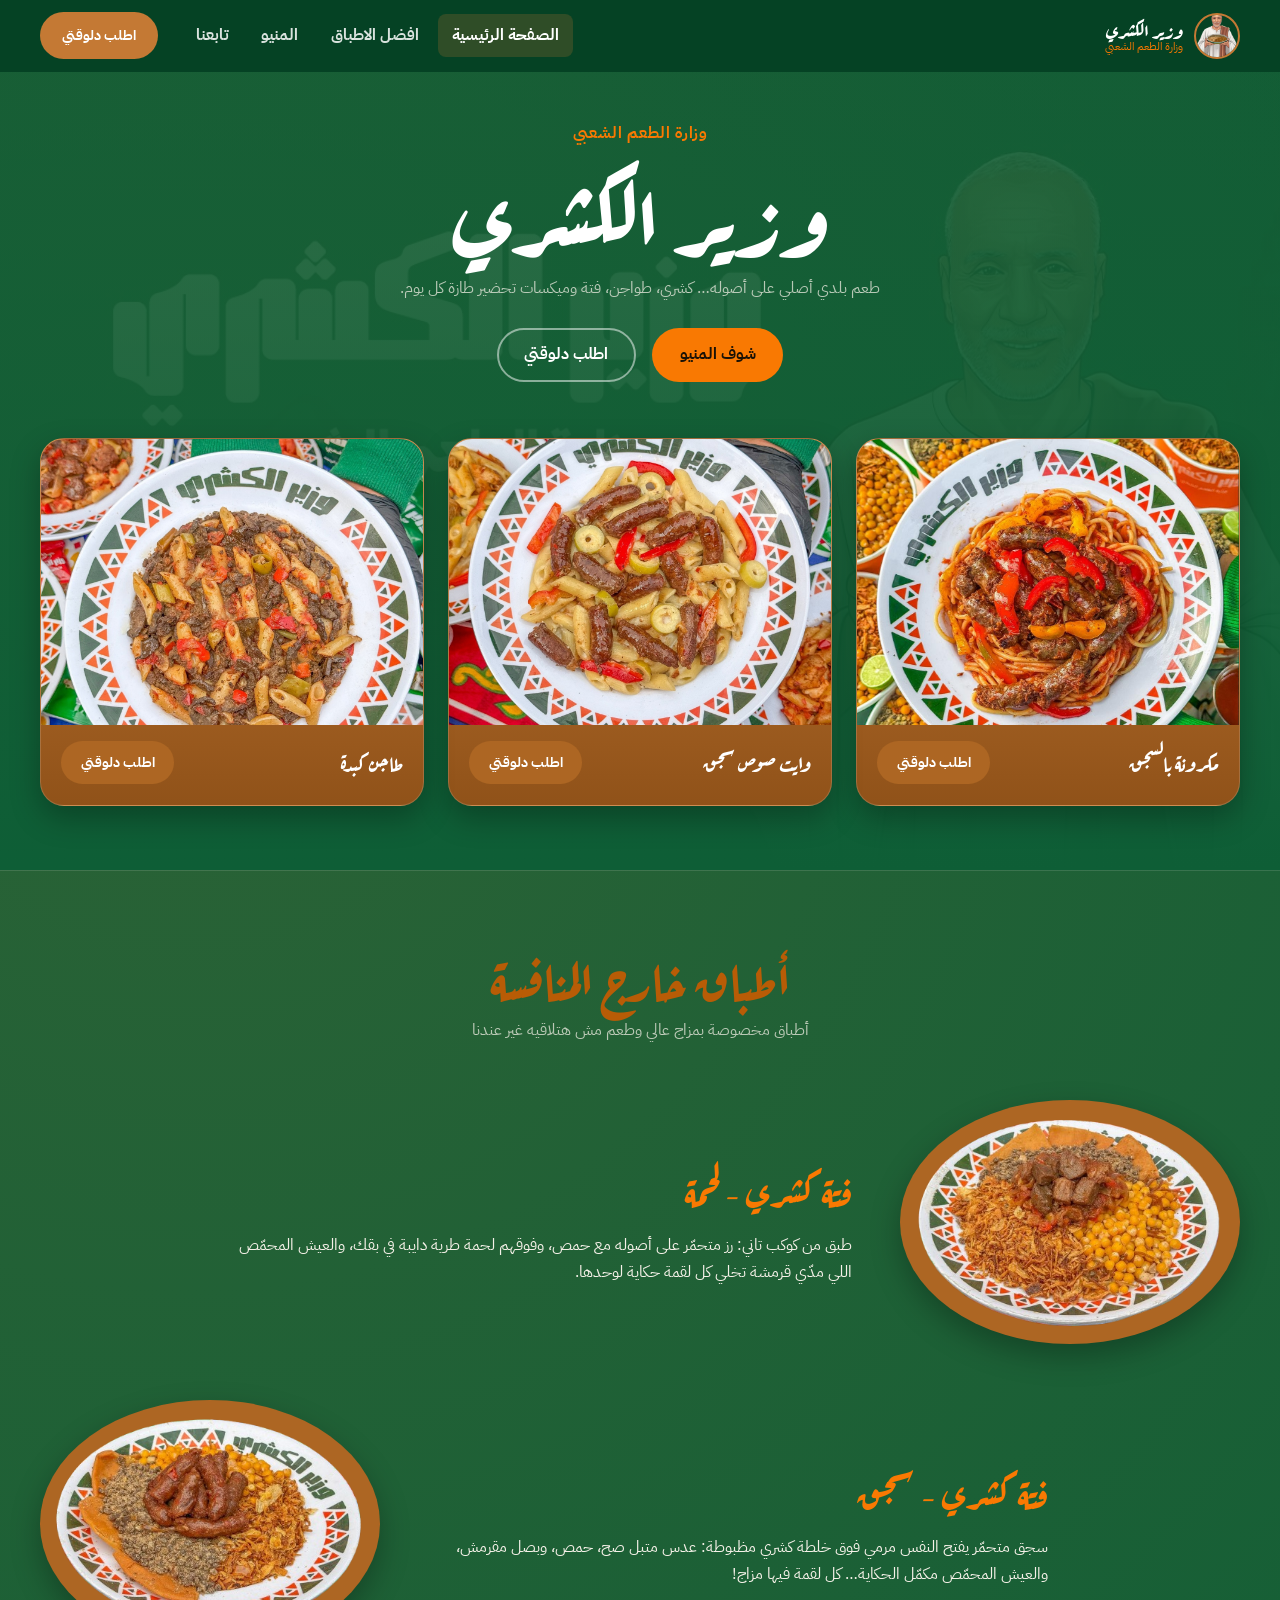
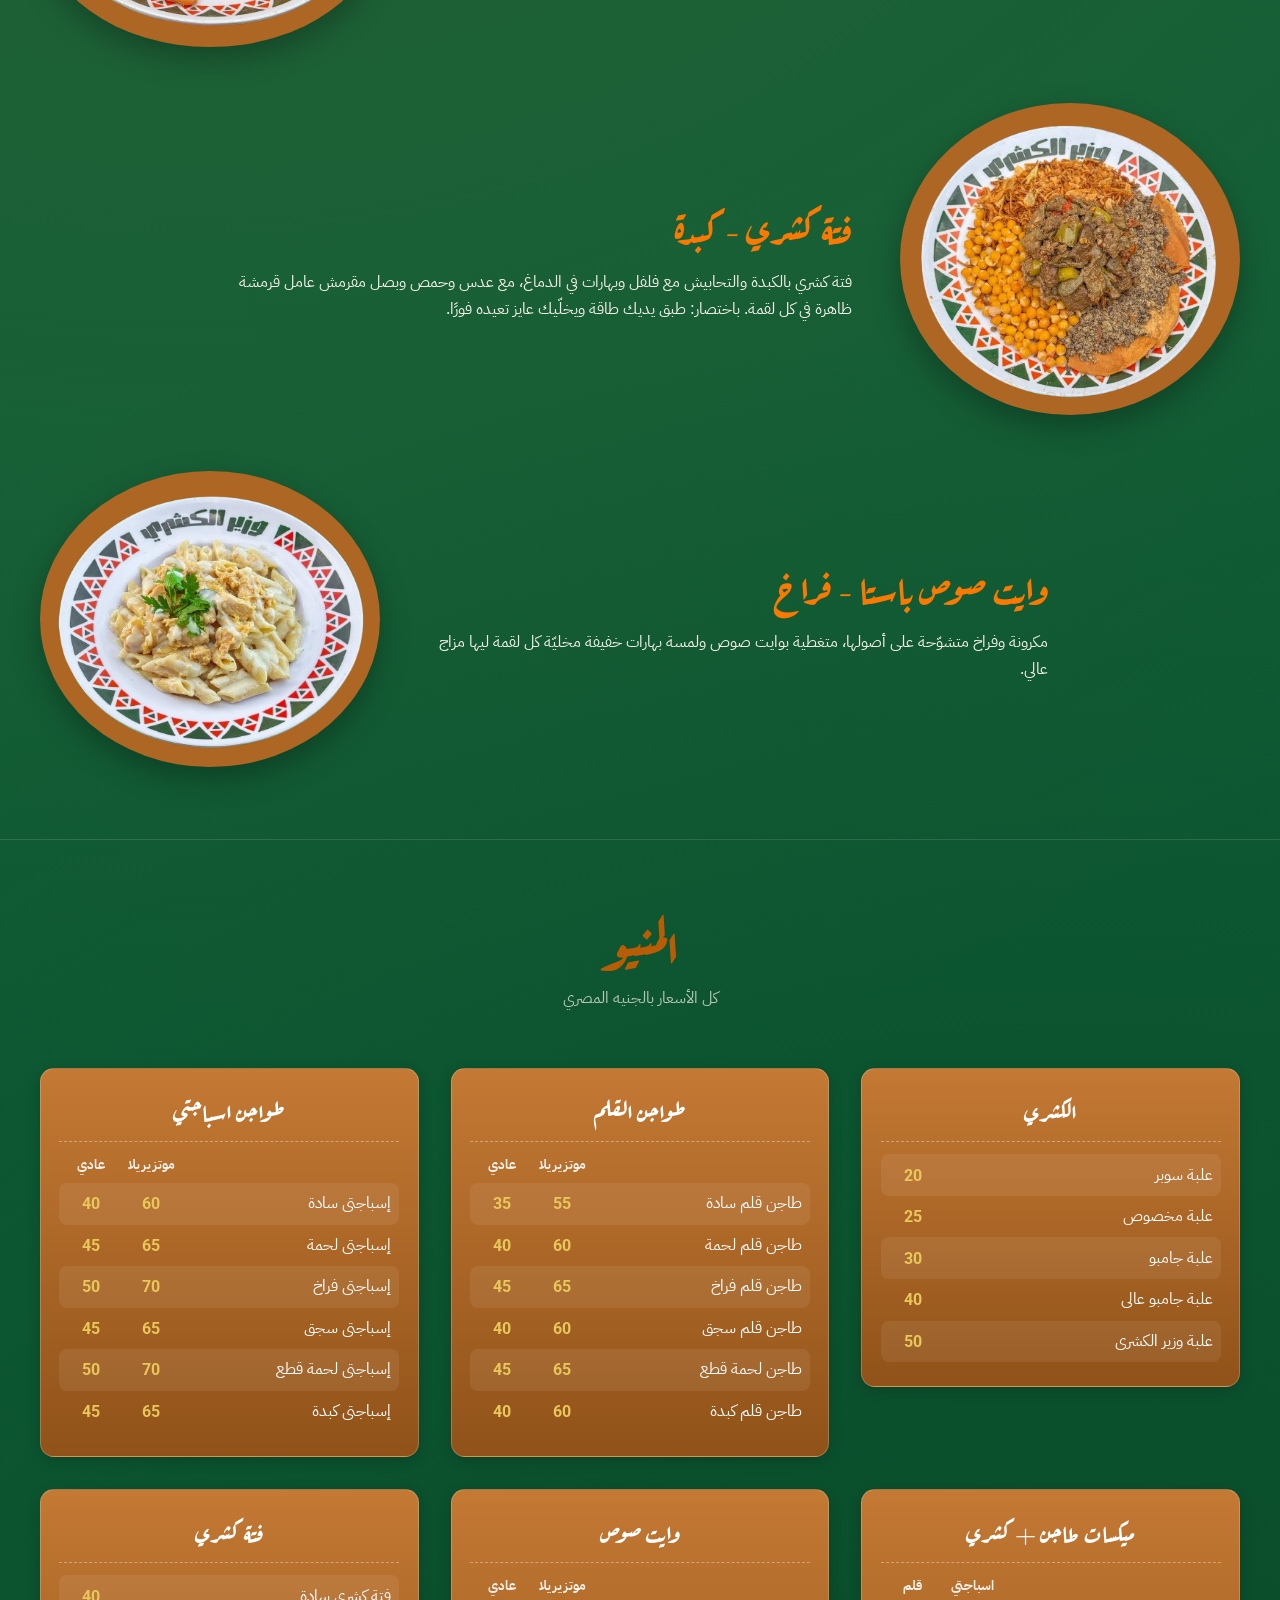
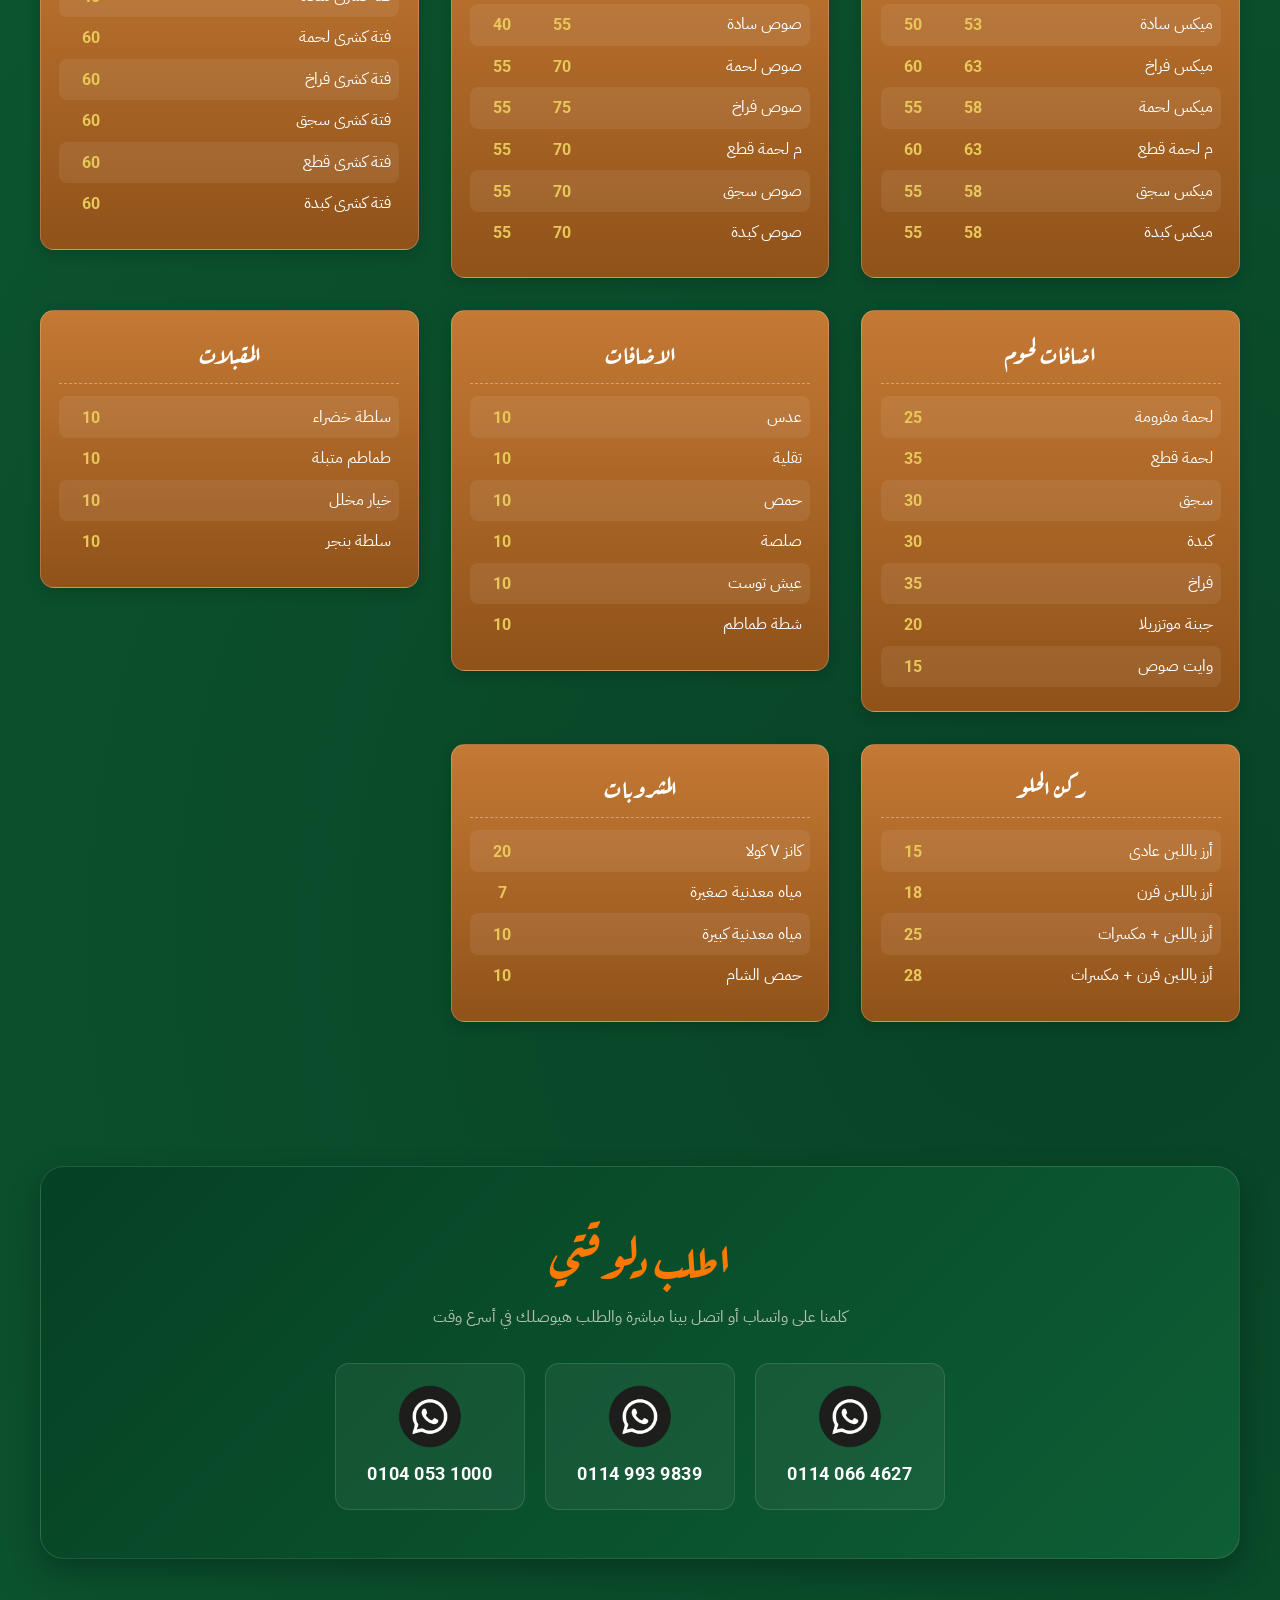
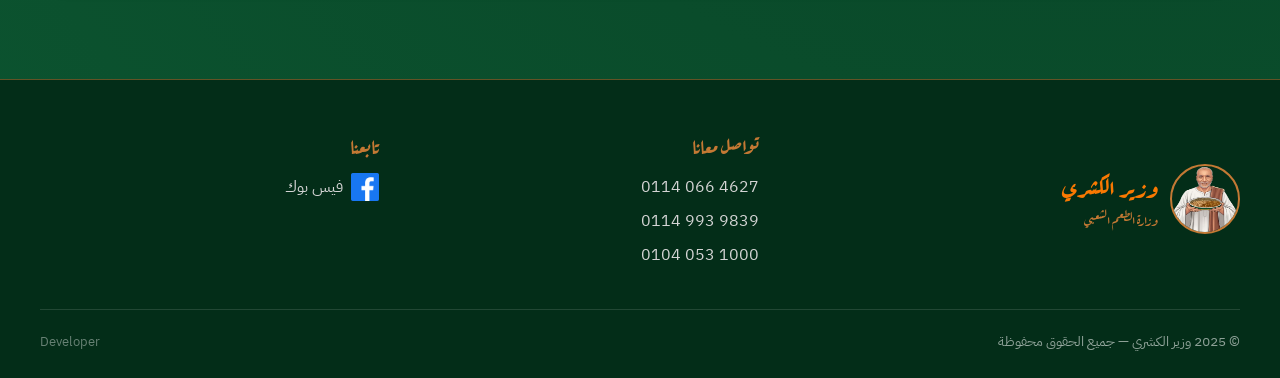
<file: Index.html>
<!DOCTYPE html>
<html lang="ar" dir="rtl" class="no-js">

<head>
  <meta charset="UTF-8">
  <meta name="viewport" content="width=device-width, initial-scale=1.0">
  <meta name="description"
    content="وزير الكشري - وزارة الطعم الشعبي. ألذ أطباق الكشري والطواجن والفتة والميكسات، مع خدمة الطلب عبر واتساب.">
  <meta name="theme-color" content="#054123">
  <title>وزير الكشري | وزارة الطعم الشعبي</title>
  <link rel="icon" type="image/png" href="Images/brand.png">

  <link rel="preconnect" href="https://fonts.googleapis.com">
  <link rel="preconnect" href="https://fonts.gstatic.com" crossorigin>
  <link
    href="https://fonts.googleapis.com/css2?family=Aref+Ruqaa:wght@400;700&family=IBM+Plex+Sans+Arabic:wght@400;500;700&family=Roboto:wght@400;700&display=swap"
    rel="stylesheet">

  <link rel="stylesheet" href="Css/base.css">
  <link rel="stylesheet" href="Css/header.css">
  <link rel="stylesheet" href="Css/sections.css">
  <link rel="stylesheet" href="Css/footer.css">

  <script>document.documentElement.classList.replace("no-js", "js");</script>
</head>

<body>
  <div class="scroll-progress" aria-hidden="true">
    <span class="scroll-progress__bar" data-scroll-progress></span>
  </div>

  <header class="header" data-header>
    <div class="header__inner">
      <a class="brand" href="#home">
        <img class="brand__img" src="Images/brand.png" alt="شعار وزير الكشري" width="50" height="50">
        <span class="brand__text">
          <span class="brand__name">وزير الكشري</span>
          <span class="brand__slogan">وزارة الطعم الشعبي</span>
        </span>
      </a>

      <button class="nav-toggle" type="button" aria-label="فتح قائمة التنقل" aria-expanded="false"
        aria-controls="primary-nav" data-nav-toggle>
        <span></span>
        <span></span>
        <span></span>
      </button>

      <nav class="nav" id="primary-nav" data-nav>
        <ul class="nav__list">
          <li><a class="nav__link" href="#home" data-tooltip="Main page">الصفحة الرئيسية</a></li>
          <li><a class="nav__link" href="#special-dishes" data-tooltip="Special Dishes">افضل الاطباق</a></li>
          <li><a class="nav__link" href="#menu" data-tooltip="Menu">المنيو</a></li>
          <li><a class="nav__link" href="#contact" data-tooltip="Follow us">تابعنا</a></li>
        </ul>
        <a class="btn btn--order" href="#order">اطلب دلوقتي</a>
      </nav>
    </div>
  </header>

  <main>
    <section class="hero" id="home">
      <img class="hero__bg" src="Images/background-image.jpeg" alt="" aria-hidden="true">

      <div class="container hero__content">
        <p class="hero__eyebrow">وزارة الطعم الشعبي</p>
        <h1 class="hero__title">وزير الكشري</h1>
        <p class="hero__subtitle">طعم بلدي أصلي على أصوله… كشري، طواجن، فتة وميكسات تحضير طازة كل يوم.</p>
        <div class="hero__actions">
          <a class="btn btn--primary" href="#menu">شوف المنيو</a>
          <a class="btn btn--ghost" href="#order">اطلب دلوقتي</a>
        </div>
      </div>

      <div class="container featured">
        <article class="dish-card reveal">
          <div class="dish-card__media">
            <img src="Images/first-img.jpeg" alt="طبق مكرونة بالسجق" loading="lazy">
          </div>
          <div class="dish-card__body">
            <h2 class="dish-card__name">مكرونة بالسجق</h2>
            <a class="btn btn--small" href="#order">اطلب دلوقتي</a>
          </div>
        </article>

        <article class="dish-card reveal">
          <div class="dish-card__media">
            <img src="Images/second-img.jpeg" alt="طبق وايت صوص بالسجق" loading="lazy">
          </div>
          <div class="dish-card__body">
            <h2 class="dish-card__name">وايت صوص سجق</h2>
            <a class="btn btn--small" href="#order">اطلب دلوقتي</a>
          </div>
        </article>

        <article class="dish-card reveal">
          <div class="dish-card__media">
            <img src="Images/third-img.jpeg" alt="طبق طاجن كبدة" loading="lazy">
          </div>
          <div class="dish-card__body">
            <h2 class="dish-card__name">طاجن كبدة</h2>
            <a class="btn btn--small" href="#order">اطلب دلوقتي</a>
          </div>
        </article>
      </div>
    </section>

    <section class="special" id="special-dishes">
      <div class="container">
        <header class="section-head reveal">
          <h2 class="section-title">أطباق خارج المنافسة</h2>
          <p class="section-subtitle">أطباق مخصوصة بمزاج عالي وطعم مش هتلاقيه غير عندنا</p>
        </header>

        <div class="special__list">
          <article class="special-card reveal">
            <a class="special-card__media" href="#order">
              <img src="Images/special-dish-img-1.png" alt="فتة كشري باللحمة" loading="lazy">
            </a>
            <div class="special-card__body">
              <h3 class="special-card__name">فتة كشري - لحمة</h3>
              <p class="special-card__desc">
                طبق من كوكب تاني: رز متحمّر على أصوله مع حمص، وفوقهم لحمة طرية دايبة في بقك،
                والعيش المحمّص اللي مدّي قرمشة تخلي كل لقمة حكاية لوحدها.
              </p>
            </div>
          </article>

          <article class="special-card reveal">
            <a class="special-card__media" href="#order">
              <img src="Images/special-dish-img-2.png" alt="فتة كشري بالسجق" loading="lazy">
            </a>
            <div class="special-card__body">
              <h3 class="special-card__name">فتة كشري - سجق</h3>
              <p class="special-card__desc">
                سجق متحمّر يفتح النفس مرمي فوق خلطة كشري مظبوطة: عدس متبل صح، حمص، وبصل مقرمش،
                والعيش المحمّص مكمّل الحكاية… كل لقمة فيها مزاج!
              </p>
            </div>
          </article>

          <article class="special-card reveal">
            <a class="special-card__media" href="#order">
              <img src="Images/special-dish-img-3.png" alt="فتة كشري بالكبدة" loading="lazy">
            </a>
            <div class="special-card__body">
              <h3 class="special-card__name">فتة كشري - كبدة</h3>
              <p class="special-card__desc">
                فتة كشري بالكبدة والتحابيش مع فلفل وبهارات في الدماغ، مع عدس وحمص وبصل مقرمش
                عامل قرمشة ظاهرة في كل لقمة. باختصار: طبق يديك طاقة ويخلّيك عايز تعيده فورًا.
              </p>
            </div>
          </article>

          <article class="special-card reveal">
            <a class="special-card__media" href="#order">
              <img src="Images/special-dish-img-4.png" alt="وايت صوص باستا بالفراخ" loading="lazy">
            </a>
            <div class="special-card__body">
              <h3 class="special-card__name">وايت صوص باستا - فراخ</h3>
              <p class="special-card__desc">
                مكرونة وفراخ متشوّحة على أصولها، متغطية بوايت صوص ولمسة بهارات خفيفة
                مخليّة كل لقمة ليها مزاج عالي.
              </p>
            </div>
          </article>
        </div>
      </div>
    </section>

    <section class="menu" id="menu">
      <div class="container">
        <header class="section-head reveal">
          <h2 class="section-title">المنيو</h2>
          <p class="section-subtitle">كل الأسعار بالجنيه المصري</p>
        </header>

        <div class="menu__grid">
          <article class="menu-card reveal">
            <h3 class="menu-card__title">الكشري</h3>
            <ul class="menu-card__list">
              <li class="menu-row"><span class="menu-row__name">علبة سوبر</span><span class="menu-row__price">20</span></li>
              <li class="menu-row"><span class="menu-row__name">علبة مخصوص</span><span class="menu-row__price">25</span></li>
              <li class="menu-row"><span class="menu-row__name">علبة جامبو</span><span class="menu-row__price">30</span></li>
              <li class="menu-row"><span class="menu-row__name">علبة جامبو عالى</span><span class="menu-row__price">40</span></li>
              <li class="menu-row"><span class="menu-row__name">علبة وزير الكشرى</span><span class="menu-row__price">50</span></li>
            </ul>
          </article>

          <article class="menu-card menu-card--dual reveal">
            <h3 class="menu-card__title">طواجن القلم</h3>
            <div class="menu-card__columns">
              <span>موتزيريلا</span>
              <span>عادي</span>
            </div>
            <ul class="menu-card__list">
              <li class="menu-row"><span class="menu-row__name">طاجن قلم سادة</span><span class="menu-row__price">55</span><span class="menu-row__price">35</span></li>
              <li class="menu-row"><span class="menu-row__name">طاجن قلم لحمة</span><span class="menu-row__price">60</span><span class="menu-row__price">40</span></li>
              <li class="menu-row"><span class="menu-row__name">طاجن قلم فراخ</span><span class="menu-row__price">65</span><span class="menu-row__price">45</span></li>
              <li class="menu-row"><span class="menu-row__name">طاجن قلم سجق</span><span class="menu-row__price">60</span><span class="menu-row__price">40</span></li>
              <li class="menu-row"><span class="menu-row__name">طاجن لحمة قطع</span><span class="menu-row__price">65</span><span class="menu-row__price">45</span></li>
              <li class="menu-row"><span class="menu-row__name">طاجن قلم كبدة</span><span class="menu-row__price">60</span><span class="menu-row__price">40</span></li>
            </ul>
          </article>

          <article class="menu-card menu-card--dual reveal">
            <h3 class="menu-card__title">طواجن اسباجتي</h3>
            <div class="menu-card__columns">
              <span>موتزيريلا</span>
              <span>عادي</span>
            </div>
            <ul class="menu-card__list">
              <li class="menu-row"><span class="menu-row__name">إسباجتى سادة</span><span class="menu-row__price">60</span><span class="menu-row__price">40</span></li>
              <li class="menu-row"><span class="menu-row__name">إسباجتى لحمة</span><span class="menu-row__price">65</span><span class="menu-row__price">45</span></li>
              <li class="menu-row"><span class="menu-row__name">إسباجتى فراخ</span><span class="menu-row__price">70</span><span class="menu-row__price">50</span></li>
              <li class="menu-row"><span class="menu-row__name">إسباجتى سجق</span><span class="menu-row__price">65</span><span class="menu-row__price">45</span></li>
              <li class="menu-row"><span class="menu-row__name">إسباجتى لحمة قطع</span><span class="menu-row__price">70</span><span class="menu-row__price">50</span></li>
              <li class="menu-row"><span class="menu-row__name">إسباجتى كبدة</span><span class="menu-row__price">65</span><span class="menu-row__price">45</span></li>
            </ul>
          </article>

          <article class="menu-card menu-card--dual reveal">
            <h3 class="menu-card__title">ميكسات طاجن + كشري</h3>
            <div class="menu-card__columns">
              <span>اسباجتي</span>
              <span>قلم</span>
            </div>
            <ul class="menu-card__list">
              <li class="menu-row"><span class="menu-row__name">ميكس سادة</span><span class="menu-row__price">53</span><span class="menu-row__price">50</span></li>
              <li class="menu-row"><span class="menu-row__name">ميكس فراخ</span><span class="menu-row__price">63</span><span class="menu-row__price">60</span></li>
              <li class="menu-row"><span class="menu-row__name">ميكس لحمة</span><span class="menu-row__price">58</span><span class="menu-row__price">55</span></li>
              <li class="menu-row"><span class="menu-row__name">م لحمة قطع</span><span class="menu-row__price">63</span><span class="menu-row__price">60</span></li>
              <li class="menu-row"><span class="menu-row__name">ميكس سجق</span><span class="menu-row__price">58</span><span class="menu-row__price">55</span></li>
              <li class="menu-row"><span class="menu-row__name">ميكس كبدة</span><span class="menu-row__price">58</span><span class="menu-row__price">55</span></li>
            </ul>
          </article>

          <article class="menu-card menu-card--dual reveal">
            <h3 class="menu-card__title">وايت صوص</h3>
            <div class="menu-card__columns">
              <span>موتزيريلا</span>
              <span>عادي</span>
            </div>
            <ul class="menu-card__list">
              <li class="menu-row"><span class="menu-row__name">صوص سادة</span><span class="menu-row__price">55</span><span class="menu-row__price">40</span></li>
              <li class="menu-row"><span class="menu-row__name">صوص لحمة</span><span class="menu-row__price">70</span><span class="menu-row__price">55</span></li>
              <li class="menu-row"><span class="menu-row__name">صوص فراخ</span><span class="menu-row__price">75</span><span class="menu-row__price">55</span></li>
              <li class="menu-row"><span class="menu-row__name">م لحمة قطع</span><span class="menu-row__price">70</span><span class="menu-row__price">55</span></li>
              <li class="menu-row"><span class="menu-row__name">صوص سجق</span><span class="menu-row__price">70</span><span class="menu-row__price">55</span></li>
              <li class="menu-row"><span class="menu-row__name">صوص كبدة</span><span class="menu-row__price">70</span><span class="menu-row__price">55</span></li>
            </ul>
          </article>

          <article class="menu-card reveal">
            <h3 class="menu-card__title">فتة كشري</h3>
            <ul class="menu-card__list">
              <li class="menu-row"><span class="menu-row__name">فتة كشرى سادة</span><span class="menu-row__price">40</span></li>
              <li class="menu-row"><span class="menu-row__name">فتة كشرى لحمة</span><span class="menu-row__price">60</span></li>
              <li class="menu-row"><span class="menu-row__name">فتة كشرى فراخ</span><span class="menu-row__price">60</span></li>
              <li class="menu-row"><span class="menu-row__name">فتة كشرى سجق</span><span class="menu-row__price">60</span></li>
              <li class="menu-row"><span class="menu-row__name">فتة كشرى قطع</span><span class="menu-row__price">60</span></li>
              <li class="menu-row"><span class="menu-row__name">فتة كشرى كبدة</span><span class="menu-row__price">60</span></li>
            </ul>
          </article>

          <article class="menu-card reveal">
            <h3 class="menu-card__title">اضافات لحوم</h3>
            <ul class="menu-card__list">
              <li class="menu-row"><span class="menu-row__name">لحمة مفرومة</span><span class="menu-row__price">25</span></li>
              <li class="menu-row"><span class="menu-row__name">لحمة قطع</span><span class="menu-row__price">35</span></li>
              <li class="menu-row"><span class="menu-row__name">سجق</span><span class="menu-row__price">30</span></li>
              <li class="menu-row"><span class="menu-row__name">كبدة</span><span class="menu-row__price">30</span></li>
              <li class="menu-row"><span class="menu-row__name">فراخ</span><span class="menu-row__price">35</span></li>
              <li class="menu-row"><span class="menu-row__name">جبنة موتزريلا</span><span class="menu-row__price">20</span></li>
              <li class="menu-row"><span class="menu-row__name">وايت صوص</span><span class="menu-row__price">15</span></li>
            </ul>
          </article>

          <article class="menu-card reveal">
            <h3 class="menu-card__title">الاضافات</h3>
            <ul class="menu-card__list">
              <li class="menu-row"><span class="menu-row__name">عدس</span><span class="menu-row__price">10</span></li>
              <li class="menu-row"><span class="menu-row__name">تقلية</span><span class="menu-row__price">10</span></li>
              <li class="menu-row"><span class="menu-row__name">حمص</span><span class="menu-row__price">10</span></li>
              <li class="menu-row"><span class="menu-row__name">صلصة</span><span class="menu-row__price">10</span></li>
              <li class="menu-row"><span class="menu-row__name">عيش توست</span><span class="menu-row__price">10</span></li>
              <li class="menu-row"><span class="menu-row__name">شطة طماطم</span><span class="menu-row__price">10</span></li>
            </ul>
          </article>

          <article class="menu-card reveal">
            <h3 class="menu-card__title">المقبلات</h3>
            <ul class="menu-card__list">
              <li class="menu-row"><span class="menu-row__name">سلطة خضراء</span><span class="menu-row__price">10</span></li>
              <li class="menu-row"><span class="menu-row__name">طماطم متبلة</span><span class="menu-row__price">10</span></li>
              <li class="menu-row"><span class="menu-row__name">خيار مخلل</span><span class="menu-row__price">10</span></li>
              <li class="menu-row"><span class="menu-row__name">سلطة بنجر</span><span class="menu-row__price">10</span></li>
            </ul>
          </article>

          <article class="menu-card reveal">
            <h3 class="menu-card__title">ركن الحلو</h3>
            <ul class="menu-card__list">
              <li class="menu-row"><span class="menu-row__name">أرز باللبن عادى</span><span class="menu-row__price">15</span></li>
              <li class="menu-row"><span class="menu-row__name">أرز باللبن فرن</span><span class="menu-row__price">18</span></li>
              <li class="menu-row"><span class="menu-row__name">أرز باللبن + مكسرات</span><span class="menu-row__price">25</span></li>
              <li class="menu-row"><span class="menu-row__name">أرز باللبن فرن + مكسرات</span><span class="menu-row__price">28</span></li>
            </ul>
          </article>

          <article class="menu-card reveal">
            <h3 class="menu-card__title">المشروبات</h3>
            <ul class="menu-card__list">
              <li class="menu-row"><span class="menu-row__name">كانز V كولا</span><span class="menu-row__price">20</span></li>
              <li class="menu-row"><span class="menu-row__name">مياه معدنية صغيرة</span><span class="menu-row__price">7</span></li>
              <li class="menu-row"><span class="menu-row__name">مياه معدنية كبيرة</span><span class="menu-row__price">10</span></li>
              <li class="menu-row"><span class="menu-row__name">حمص الشام</span><span class="menu-row__price">10</span></li>
            </ul>
          </article>
        </div>
      </div>
    </section>

    <section class="order" id="order">
      <div class="container">
        <div class="order__inner reveal">
          <h2 class="order__title">اطلب دلوقتي</h2>
          <p class="order__hint">كلمنا على واتساب أو اتصل بينا مباشرة والطلب هيوصلك في أسرع وقت</p>
          <div class="order__contacts">
            <a class="order__item" href="https://wa.me/201140664627" target="_blank" rel="noopener">
              <img class="order__icon" src="icons/whatsapp-icon-.png" alt="" width="72" height="72" loading="lazy">
              <span class="order__number" dir="ltr">0114 066 4627</span>
            </a>
            <a class="order__item" href="https://wa.me/201149939839" target="_blank" rel="noopener">
              <img class="order__icon" src="icons/whatsapp-icon-.png" alt="" width="72" height="72" loading="lazy">
              <span class="order__number" dir="ltr">0114 993 9839</span>
            </a>
            <a class="order__item" href="https://wa.me/201040531000" target="_blank" rel="noopener">
              <img class="order__icon" src="icons/whatsapp-icon-.png" alt="" width="72" height="72" loading="lazy">
              <span class="order__number" dir="ltr">0104 053 1000</span>
            </a>
          </div>
        </div>
      </div>
    </section>
  </main>

  <footer class="footer" id="contact">
    <div class="container footer__inner">
      <div class="footer__brand">
        <img class="footer__brand-img" src="Images/brand.png" alt="شعار وزير الكشري" width="70" height="70" loading="lazy">
        <div class="footer__brand-text">
          <span class="footer__name">وزير الكشري</span>
          <span class="footer__slogan">وزارة الطعم الشعبي</span>
        </div>
      </div>

      <div class="footer__col">
        <h2 class="footer__heading">تواصل معانا</h2>
        <p dir="ltr">0114 066 4627</p>
        <p dir="ltr">0114 993 9839</p>
        <p dir="ltr">0104 053 1000</p>
      </div>

      <div class="footer__col">
        <h2 class="footer__heading">تابعنا</h2>
        <a class="footer__social" href="https://www.facebook.com/WazeerElkoshary/" target="_blank" rel="noopener">
          <img class="footer__social-icon" src="icons/facebock-image.png" alt="" width="28" height="28" loading="lazy">
          <span>فيس بوك</span>
        </a>
      </div>
    </div>

    <div class="container footer__bottom">
      <p>&copy; 2025 وزير الكشري — جميع الحقوق محفوظة</p>
      <a class="footer__dev-link" href="developer-page.html">Developer</a>
    </div>
  </footer>

  <button class="to-top" type="button" aria-label="العودة إلى الأعلى" data-to-top>
    <svg viewBox="0 0 24 24" width="20" height="20" aria-hidden="true" fill="none" stroke="currentColor"
      stroke-width="2.5" stroke-linecap="round" stroke-linejoin="round">
      <path d="M12 19V5M5 12l7-7 7 7" />
    </svg>
  </button>

  <script src="Js/main.js" defer></script>
</body>

</html>
</file>
<file: Css/base.css>
:root {
  --green-950: #032d18;
  --green-900: #054123;
  --green-800: #0e5e36;
  --green-700: #137a46;

  --orange-600: #b85c06;
  --orange-500: #c47934;
  --orange-400: #f97902;
  --brown-800: #8d541f;
  --brown-700: #905219;
  --brown-600: #ad6623;
  --gold: #e8c85a;

  --white: #ffffff;
  --text: #f5f1e8;
  --muted: rgba(245, 241, 232, 0.72);
  --line: rgba(255, 255, 255, 0.12);

  --font-display: "Aref Ruqaa", serif;
  --font-body: "IBM Plex Sans Arabic", "Segoe UI", Tahoma, sans-serif;
  --font-num: "Roboto", Arial, sans-serif;

  --container: 1200px;
  --header-h: 72px;

  --radius-sm: 8px;
  --radius-md: 14px;
  --radius-lg: 24px;
  --radius-pill: 999px;

  --shadow-sm: 0 4px 14px rgba(0, 0, 0, 0.18);
  --shadow-md: 0 12px 30px rgba(0, 0, 0, 0.28);
  --shadow-lg: 0 24px 60px rgba(0, 0, 0, 0.38);

  --ease: cubic-bezier(0.22, 1, 0.36, 1);
  --dur: 0.35s;
}

*,
*::before,
*::after {
  box-sizing: border-box;
}

html {
  scroll-behavior: smooth;
  -webkit-text-size-adjust: 100%;
}

body {
  margin: 0;
  min-height: 100vh;
  font-family: var(--font-body);
  font-size: 1rem;
  line-height: 1.7;
  color: var(--text);
  background-color: var(--green-800);
  background-image:
    radial-gradient(circle at 15% 12%, rgba(196, 121, 52, 0.16), transparent 45%),
    radial-gradient(circle at 85% 80%, rgba(3, 45, 24, 0.55), transparent 55%);
  overflow-x: hidden;
}

body.no-scroll {
  overflow: hidden;
}

img {
  display: block;
  max-width: 100%;
}

a {
  color: inherit;
  text-decoration: none;
}

button {
  font: inherit;
  color: inherit;
}

ul {
  margin: 0;
  padding: 0;
  list-style: none;
}

h1,
h2,
h3,
p {
  margin: 0;
}

:focus-visible {
  outline: 2px solid var(--orange-400);
  outline-offset: 3px;
}

section {
  scroll-margin-top: var(--header-h);
}

.container {
  width: min(100% - 2.5rem, var(--container));
  margin-inline: auto;
}

.btn {
  display: inline-flex;
  align-items: center;
  justify-content: center;
  gap: 0.5rem;
  padding: 0.7rem 1.6rem;
  border: 2px solid transparent;
  border-radius: var(--radius-pill);
  font-family: var(--font-body);
  font-weight: 700;
  cursor: pointer;
  white-space: nowrap;
  transition: transform var(--dur) var(--ease), background-color var(--dur) var(--ease),
    border-color var(--dur) var(--ease), color var(--dur) var(--ease);
}

.btn--primary {
  background-color: var(--orange-400);
  color: #1a1206;
}

.btn--primary:hover {
  background-color: #ff8b1f;
  transform: translateY(-3px);
}

.btn--ghost {
  border-color: rgba(255, 255, 255, 0.5);
  color: var(--white);
}

.btn--ghost:hover {
  border-color: var(--orange-400);
  color: var(--orange-400);
  transform: translateY(-3px);
}

.btn--small {
  padding: 0.45rem 1.1rem;
  font-size: 0.9rem;
  background-color: var(--brown-600);
  color: var(--white);
}

.btn--small:hover {
  background-color: var(--orange-600);
  transform: translateY(-3px);
}

.btn--order {
  background-color: var(--orange-500);
  color: var(--white);
  font-size: 0.9rem;
  padding: 0.6rem 1.25rem;
}

.btn--order:hover {
  background-color: var(--orange-400);
  transform: translateY(-2px);
}

.section-head {
  text-align: center;
  margin-bottom: clamp(2rem, 5vw, 3.5rem);
}

.section-title {
  font-family: var(--font-display);
  font-size: clamp(2rem, 5vw, 3.4rem);
  color: var(--orange-600);
  line-height: 1.2;
}

.section-subtitle {
  color: var(--muted);
  margin-top: 0.5rem;
}

[data-tooltip] {
  position: relative;
}

[data-tooltip]::after {
  content: attr(data-tooltip);
  position: absolute;
  left: 50%;
  bottom: calc(100% + 10px);
  transform: translateX(-50%) translateY(6px);
  padding: 0.3rem 0.7rem;
  border-radius: var(--radius-pill);
  background-color: var(--brown-700);
  color: var(--white);
  font-family: var(--font-body);
  font-size: 0.72rem;
  font-weight: 700;
  white-space: nowrap;
  opacity: 0;
  pointer-events: none;
  transition: opacity 0.25s var(--ease), transform 0.25s var(--ease);
  z-index: 20;
}

[data-tooltip]:hover::after {
  opacity: 1;
  transform: translateX(-50%) translateY(0);
}

.js .reveal {
  opacity: 0;
  transform: translateY(40px);
  transition: opacity 0.7s var(--ease), transform 0.7s var(--ease);
}

.js .reveal.is-visible {
  opacity: 1;
  transform: none;
}

.scroll-progress {
  position: fixed;
  inset-inline: 0;
  top: 0;
  height: 3px;
  z-index: 120;
  pointer-events: none;
}

.scroll-progress__bar {
  display: block;
  width: 0;
  height: 100%;
  background-image: linear-gradient(90deg, var(--orange-400), var(--gold));
}

.to-top {
  position: fixed;
  inset-inline-start: 1.5rem;
  bottom: 1.5rem;
  z-index: 90;
  display: grid;
  place-items: center;
  width: 46px;
  height: 46px;
  border: 0;
  border-radius: 50%;
  background-color: var(--orange-500);
  color: var(--white);
  cursor: pointer;
  box-shadow: var(--shadow-md);
  opacity: 0;
  visibility: hidden;
  transform: translateY(12px);
  transition: opacity var(--dur) var(--ease), transform var(--dur) var(--ease),
    visibility var(--dur) var(--ease), background-color 0.2s var(--ease);
}

.to-top.is-visible {
  opacity: 1;
  visibility: visible;
  transform: none;
}

.to-top:hover {
  background-color: var(--orange-400);
}

@media (prefers-reduced-motion: reduce) {
  html {
    scroll-behavior: auto;
  }

  .js .reveal {
    opacity: 1;
    transform: none;
    transition: none;
  }

  *,
  *::before,
  *::after {
    animation-duration: 0.001ms !important;
    transition-duration: 0.001ms !important;
  }
}
</file>
<file: Css/header.css>
.header {
  position: fixed;
  inset-inline: 0;
  top: 0;
  z-index: 100;
  height: var(--header-h);
  background-color: rgba(5, 65, 35, 0.92);
  -webkit-backdrop-filter: blur(10px);
  backdrop-filter: blur(10px);
  border-bottom: 1px solid transparent;
  transition: background-color var(--dur) var(--ease), border-color var(--dur) var(--ease),
    box-shadow var(--dur) var(--ease);
}

.header.is-scrolled {
  background-color: rgba(3, 45, 24, 0.98);
  border-bottom-color: var(--line);
  box-shadow: var(--shadow-sm);
}

.header__inner {
  display: flex;
  align-items: center;
  justify-content: space-between;
  gap: 1rem;
  height: 100%;
  width: min(100% - 2rem, var(--container));
  margin-inline: auto;
}

.brand {
  display: flex;
  align-items: center;
  gap: 0.7rem;
  min-width: 0;
}

.brand__img {
  width: 46px;
  height: 46px;
  border-radius: 50%;
  object-fit: cover;
  border: 2px solid var(--orange-500);
}

.brand__text {
  display: flex;
  flex-direction: column;
  line-height: 1.15;
}

.brand__name {
  font-family: var(--font-display);
  font-size: 1.25rem;
  font-weight: 700;
  color: var(--white);
}

.brand__slogan {
  font-size: 0.7rem;
  color: var(--orange-400);
}

.nav-toggle {
  display: flex;
  flex-direction: column;
  align-items: center;
  justify-content: center;
  gap: 5px;
  width: 44px;
  height: 44px;
  padding: 0;
  border: 0;
  border-radius: var(--radius-sm);
  background-color: transparent;
  cursor: pointer;
}

.nav-toggle span {
  display: block;
  width: 24px;
  height: 2px;
  border-radius: 2px;
  background-color: var(--white);
  transition: transform var(--dur) var(--ease), opacity var(--dur) var(--ease);
}

.nav-toggle.is-open span:nth-child(1) {
  transform: translateY(7px) rotate(45deg);
}

.nav-toggle.is-open span:nth-child(2) {
  opacity: 0;
}

.nav-toggle.is-open span:nth-child(3) {
  transform: translateY(-7px) rotate(-45deg);
}

.nav {
  position: fixed;
  inset-inline: 0;
  top: var(--header-h);
  display: flex;
  flex-direction: column;
  align-items: stretch;
  gap: 0.5rem;
  padding: 1rem 1.25rem 1.5rem;
  background-color: var(--green-900);
  border-bottom: 1px solid var(--line);
  box-shadow: var(--shadow-md);
  opacity: 0;
  visibility: hidden;
  transform: translateY(-12px);
  transition: opacity var(--dur) var(--ease), transform var(--dur) var(--ease),
    visibility var(--dur) var(--ease);
}

.nav.is-open {
  opacity: 1;
  visibility: visible;
  transform: none;
}

.nav__list {
  display: flex;
  flex-direction: column;
  gap: 0.25rem;
}

.nav__link {
  display: block;
  padding: 0.8rem 1rem;
  border-radius: var(--radius-sm);
  font-weight: 700;
  font-size: 1rem;
  color: rgba(255, 255, 255, 0.85);
  transition: color 0.2s var(--ease), background-color 0.2s var(--ease);
}

.nav__link:hover,
.nav__link.is-active {
  color: var(--white);
  background-color: rgba(196, 121, 52, 0.22);
}

.nav .btn--order {
  margin-top: 0.5rem;
}

@media (min-width: 900px) {
  .header__inner {
    width: min(100% - 3rem, var(--container));
  }

  .nav-toggle {
    display: none;
  }

  .nav {
    position: static;
    flex-direction: row;
    align-items: center;
    gap: 1.5rem;
    padding: 0;
    background-color: transparent;
    border: 0;
    box-shadow: none;
    opacity: 1;
    visibility: visible;
    transform: none;
  }

  .nav__list {
    flex-direction: row;
    align-items: center;
    gap: 0.35rem;
  }

  .nav__link {
    padding: 0.5rem 0.85rem;
  }

  .nav .btn--order {
    margin-top: 0;
  }
}
</file>
<file: Css/sections.css>
.hero {
  position: relative;
  padding: calc(var(--header-h) + 3rem) 0 4rem;
  overflow: hidden;
}

.hero__bg {
  position: absolute;
  inset: 0;
  z-index: -1;
  width: 100%;
  height: 100%;
  object-fit: cover;
  object-position: center;
  opacity: 0.14;
}

.hero::after {
  content: "";
  position: absolute;
  inset: 0;
  z-index: -1;
  background-image: linear-gradient(180deg, rgba(14, 94, 54, 0.35), var(--green-800));
}

.hero__content {
  display: flex;
  flex-direction: column;
  align-items: center;
  gap: 0.85rem;
  text-align: center;
}

.hero__eyebrow {
  font-weight: 700;
  color: var(--orange-400);
  letter-spacing: 0.04em;
}

.hero__title {
  font-family: var(--font-display);
  font-size: clamp(3rem, 12vw, 6rem);
  line-height: 1.05;
  color: var(--white);
}

.hero__subtitle {
  max-width: 52ch;
  color: var(--muted);
}

.hero__actions {
  display: flex;
  flex-wrap: wrap;
  justify-content: center;
  gap: 1rem;
  margin-top: 0.75rem;
}

.featured {
  display: grid;
  grid-template-columns: 1fr;
  gap: 1.5rem;
  margin-top: 3.5rem;
}

.dish-card {
  display: flex;
  flex-direction: column;
  overflow: hidden;
  border: 1px solid rgba(255, 255, 255, 0.15);
  border-radius: var(--radius-lg);
  background-image: linear-gradient(180deg, var(--orange-500), var(--brown-700));
  box-shadow: var(--shadow-md);
  transition: transform var(--dur) var(--ease), box-shadow var(--dur) var(--ease);
}

.dish-card:hover {
  transform: translateY(-8px);
  box-shadow: var(--shadow-lg);
}

.dish-card__media {
  aspect-ratio: 4 / 3;
  overflow: hidden;
}

.dish-card__media img {
  width: 100%;
  height: 100%;
  object-fit: cover;
  transition: transform 0.6s var(--ease);
}

.dish-card:hover .dish-card__media img {
  transform: scale(1.07);
}

.dish-card__body {
  display: flex;
  align-items: center;
  justify-content: space-between;
  gap: 1rem;
  padding: 1rem 1.25rem 1.35rem;
}

.dish-card__name {
  font-family: var(--font-display);
  font-size: 1.35rem;
  color: var(--white);
}

.special {
  padding: 4.5rem 0;
  border-top: 1px solid var(--line);
  border-bottom: 1px solid var(--line);
}

.special__list {
  display: flex;
  flex-direction: column;
  gap: 3.5rem;
}

.special-card {
  display: flex;
  flex-direction: column;
  align-items: center;
  gap: 1.75rem;
  text-align: center;
}

.special-card__media {
  flex: 0 0 auto;
  width: min(260px, 70%);
  transition: transform var(--dur) var(--ease);
}

.special-card__media img {
  width: 100%;
  border-radius: 50%;
  padding: 0.9rem;
  background-color: var(--brown-600);
  box-shadow: var(--shadow-md);
  transition: transform 0.5s var(--ease);
}

.special-card:hover .special-card__media img {
  transform: scale(1.05) rotate(-2deg);
}

.special-card__name {
  font-family: var(--font-display);
  font-size: clamp(1.6rem, 4vw, 2.4rem);
  color: var(--orange-400);
  margin-bottom: 0.6rem;
}

.special-card__desc {
  max-width: 62ch;
  color: var(--text);
}

.menu {
  padding: 4.5rem 0;
}

.menu__grid {
  display: grid;
  grid-template-columns: 1fr;
  gap: 1.5rem;
  align-items: start;
}

.menu-card {
  padding: 1.35rem 1.15rem 1.5rem;
  border: 1px solid rgba(255, 255, 255, 0.2);
  border-radius: var(--radius-md);
  background-image: linear-gradient(180deg, var(--orange-500), var(--brown-700));
  box-shadow: var(--shadow-sm);
}

.menu-card__title {
  font-family: var(--font-display);
  font-size: 1.5rem;
  font-weight: 700;
  text-align: center;
  color: var(--white);
  padding-bottom: 0.6rem;
  margin-bottom: 0.75rem;
  border-bottom: 1px dashed rgba(255, 255, 255, 0.35);
}

.menu-card__columns {
  display: flex;
  justify-content: flex-end;
  gap: 0.75rem;
  margin-bottom: 0.4rem;
  padding-inline-end: 0.5rem;
}

.menu-card__columns span {
  min-width: 3rem;
  text-align: center;
  font-size: 0.82rem;
  font-weight: 700;
  color: rgba(255, 255, 255, 0.9);
}

.menu-row {
  display: flex;
  align-items: center;
  gap: 0.75rem;
  padding: 0.45rem 0.5rem;
  border-radius: var(--radius-sm);
}

.menu-row:nth-child(odd) {
  background-color: rgba(255, 255, 255, 0.07);
}

.menu-row__name {
  flex: 1;
  color: var(--white);
}

.menu-row__price {
  min-width: 3rem;
  text-align: center;
  font-family: var(--font-num);
  font-weight: 700;
  color: var(--gold);
}

.order {
  padding: 4.5rem 0;
}

.order__inner {
  padding: 3rem 1.5rem;
  text-align: center;
  border: 1px solid var(--line);
  border-radius: var(--radius-lg);
  background-image: linear-gradient(135deg, var(--green-900), var(--green-800));
  box-shadow: var(--shadow-md);
}

.order__title {
  font-family: var(--font-display);
  font-size: clamp(2rem, 6vw, 3rem);
  color: var(--orange-400);
}

.order__hint {
  max-width: 48ch;
  margin: 0.5rem auto 0;
  color: var(--muted);
}

.order__contacts {
  display: flex;
  flex-wrap: wrap;
  justify-content: center;
  gap: 1.25rem;
  margin-top: 2rem;
}

.order__item {
  display: flex;
  flex-direction: column;
  align-items: center;
  gap: 0.6rem;
  min-width: 190px;
  padding: 1.25rem 1.5rem;
  border: 1px solid var(--line);
  border-radius: var(--radius-md);
  background-color: rgba(255, 255, 255, 0.05);
  transition: transform var(--dur) var(--ease), border-color var(--dur) var(--ease),
    background-color var(--dur) var(--ease);
}

.order__item:hover {
  transform: translateY(-6px);
  border-color: var(--orange-500);
  background-color: rgba(196, 121, 52, 0.15);
}

.order__icon {
  width: 64px;
  height: 64px;
  object-fit: contain;
}

.order__number {
  font-family: var(--font-num);
  font-weight: 700;
  font-size: 1.15rem;
  letter-spacing: 0.03em;
  color: var(--white);
}

@media (min-width: 640px) {
  .featured {
    grid-template-columns: repeat(2, 1fr);
  }
}

@media (min-width: 900px) {
  .featured {
    grid-template-columns: repeat(3, 1fr);
  }

  .special-card {
    flex-direction: row;
    gap: 3rem;
    text-align: right;
  }

  .special-card:nth-child(even) {
    flex-direction: row-reverse;
  }

  .special-card__media {
    width: clamp(220px, 30%, 340px);
  }

  .menu__grid {
    grid-template-columns: repeat(2, 1fr);
    gap: 2rem;
  }
}

@media (min-width: 1200px) {
  .menu__grid {
    grid-template-columns: repeat(3, 1fr);
  }
}
</file>
<file: Css/footer.css>
.footer {
  margin-top: 3rem;
  padding: 3rem 0 1.5rem;
  background-color: var(--green-950);
  border-top: 1px solid rgba(196, 121, 52, 0.5);
}

.footer__inner {
  display: grid;
  grid-template-columns: 1fr;
  gap: 2rem;
  text-align: center;
}

.footer__brand {
  display: flex;
  flex-direction: column;
  align-items: center;
  gap: 0.75rem;
}

.footer__brand-img {
  width: 70px;
  height: 70px;
  border-radius: 50%;
  border: 2px solid var(--orange-500);
}

.footer__brand-text {
  display: flex;
  flex-direction: column;
}

.footer__name {
  font-family: var(--font-display);
  font-size: 1.5rem;
  font-weight: 700;
  color: var(--orange-400);
}

.footer__slogan {
  font-family: var(--font-display);
  font-size: 0.85rem;
  color: var(--orange-500);
}

.footer__col {
  display: flex;
  flex-direction: column;
  gap: 0.3rem;
}

.footer__heading {
  font-family: var(--font-display);
  font-size: 1.25rem;
  font-weight: 700;
  color: var(--orange-500);
  margin-bottom: 0.4rem;
}

.footer__col p {
  color: #d4d4d4;
  line-height: 1.8;
}

.footer__social {
  display: inline-flex;
  align-items: center;
  justify-content: center;
  gap: 0.5rem;
  color: #d4d4d4;
  transition: transform var(--dur) var(--ease), color var(--dur) var(--ease);
}

.footer__social:hover {
  transform: scale(1.08);
  color: var(--orange-400);
}

.footer__social-icon {
  width: 28px;
  height: 28px;
  object-fit: contain;
}

.footer__bottom {
  display: flex;
  flex-direction: column;
  align-items: center;
  gap: 0.5rem;
  margin-top: 2.5rem;
  padding-top: 1.25rem;
  border-top: 1px solid var(--line);
  font-size: 0.85rem;
  color: rgba(255, 255, 255, 0.55);
  text-align: center;
}

.footer__dev-link {
  color: rgba(255, 255, 255, 0.4);
  font-size: 0.8rem;
  transition: color var(--dur) var(--ease);
}

.footer__dev-link:hover {
  color: var(--orange-500);
}

@media (min-width: 900px) {
  .footer__inner {
    grid-template-columns: 1.3fr 1fr 1fr;
    gap: 2.5rem;
    text-align: right;
  }

  .footer__brand {
    flex-direction: row;
    align-items: center;
  }

  .footer__col {
    align-items: flex-start;
  }

  .footer__social {
    justify-content: flex-start;
  }

  .footer__bottom {
    flex-direction: row;
    justify-content: space-between;
    text-align: initial;
  }
}
</file>
